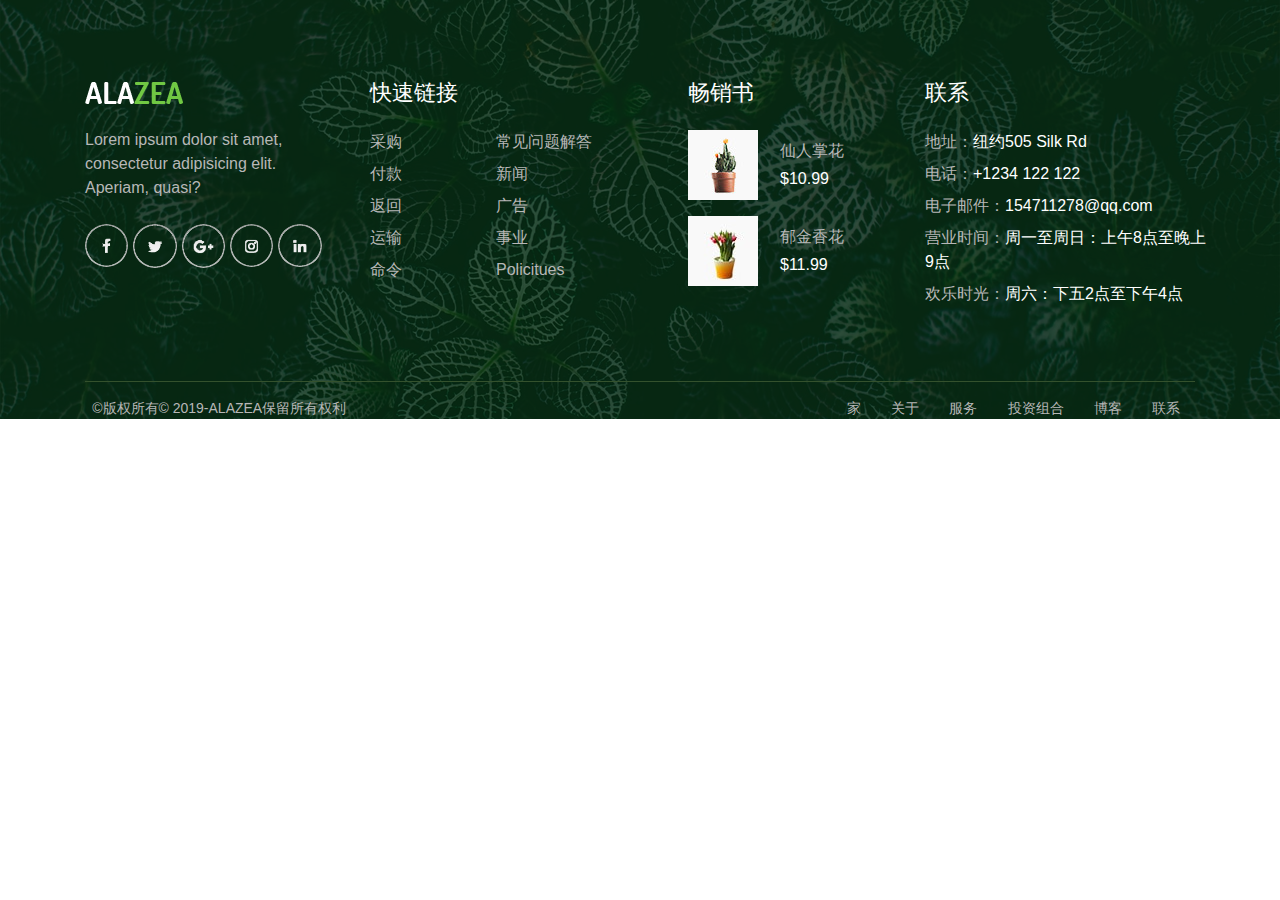
<file: footer.html>
<!DOCTYPE html>
<html>
<head lang="en">
    <meta charset="UTF-8">
    <title></title>
    <!-- 设置视口-->
    <meta name="viewport" content="width=device-width,initial-scale=1"/>
    <!-- 导入CSS-->
    <link rel="stylesheet" href="css/bootstrap.css"/>

    <!-- 导入三个js-->
    <script src="js/jquery.min.js"></script>
    <script src="js/popper.min.js"></script>
    <script src="js/bootstrap.min.js"></script>
    <!-- 样式 -->
    <link rel="stylesheet" href="css/footer.css">
    <link rel="stylesheet" href="css/comm.css">
</head>
<body>
    <div class="footer_bg">
        <div class="footer_zc">
        <div class="container">
            <div class="row">
               <div class="col-sm-6 col-lg-3 d1">
                <img src="img/core-img/logo.png" alt="">
                <p class="my_fonts mt-4 mb-4">Lorem ipsum dolor sit amet, consectetur adipisicing elit. Aperiam, quasi?</p>
                <img src="img/core-img/footer_f.gif" alt="" class="float-left">
                <img src="img/core-img/footer_twite.gif" alt="" class="float-left ">
                <img src="img/core-img/footer_g.gif" alt="" class="float-left">
                <img src="img/core-img/tooter_camera.gif" alt="" class="float-left">
                <img src="img/core-img/tooter_in.gif" alt="" class="float-left">
            </div>
               <div class="col-sm-6 col-lg-3 d2 mb-sm-3 mb-lg-0 pr-sm-5 pr-lg-0">
                <h4 class="text-white mb-4">快速链接</h4>
                <ul class="list-unstyled my_fonts d-flex justify-content-between align-items-center">
                    <il>
                        <ul class="list-unstyled">
                            <li class="my_fonts mb-2">采购</li>
                            <li class="my_fonts mb-2">付款</li>
                            <li class="my_fonts mb-2">返回</li>
                            <li class="my_fonts mb-2">运输</li>
                            <li class="my_fonts mb-2">命令</li>
                        </ul>
                    </il>
                    <il class="mr-sm-5 mr-lg-3 mr-xl-5">
                        <ul class="list-unstyled">
                            <li class="my_fonts mb-2">常见问题解答</li>
                            <li class="my_fonts mb-2">新闻</li>
                            <li class="my_fonts mb-2">广告</li>
                            <li class="my_fonts mb-2">事业</li>
                            <li class="my_fonts mb-2">Policitues</li>
                        </ul>
                    </il>
                </ul>
            </div>
               <div class="col-sm-6 col-lg-3 d3 pl-lg-5">
                <h4 class="text-white mb-4">畅销书</h4>
                <ul>
                    <li class="d-flex justify-content-between align-items-center mb-3">
                        <a href="#"></a>
                        <div class="pr-xl-4 pr-sm-5 pr-lg-0">
                            <a href="#" class="d-block mb-1 mr-sm-4 mr-md-5 mr-lg-0">仙人掌花</a>
                            <p class="my_fonts text-white">$10.99</p>
                        </div>
                    </li>
                    <li class="d-flex justify-content-between align-items-center">
                        <a href="#"></a>
                        <div class="pr-xl-4 pr-sm-5 pr-lg-0">
                            <a href="#" class="d-block mb-1 mr-sm-4 mr-md-5 mr-lg-0">郁金香花</a>
                            <p class="my_fonts text-white">$11.99</p>
                        </div>
                    </li>
                </ul>
            </div>
               <div class="col-sm-6 col-lg-3 d4 my_fonts text-white px-lg-0">
                <h3 class="mb-4">联系</h3>
                <p class="mb-2"><span>地址：</span>纽约505 Silk Rd</p>
                <p class="mb-2"><span>电话：</span>+1234 122 122</p>
                <p class="mb-2"><span>电子邮件：</span>154711278@qq.com</p>
                <p class="mb-2"><span>营业时间：</span>周一至周日：上午8点至晚上9点</p>
                <p class="mb-2"><span>欢乐时光：</span>周六：下五2点至下午4点</p>
            </div>
            </div>
            <div class="border_liner"></div>
            <div class="footer-end my_fonts row mt-3 mb-4 w-100">
                <p class="col-sm-12 col-lg-6 text-sm-center text-lg-left mb-sm-1 mb-lg-0">&copy;版权所有&copy; 2019-ALAZEA保留所有权利</p>
                <ul class="col-sm-12 col-lg-6 list-unstyled d-flex  justify-content-between align-items-center">
                    <li>家</li>
                    <li>关于</li>
                    <li>服务</li>
                    <li>投资组合</li>
                    <li>博客</li>
                    <li>联系</li>
                </ul>
            </div>
        </div>
        </div>
    </div>
</body>
</html>
</file>
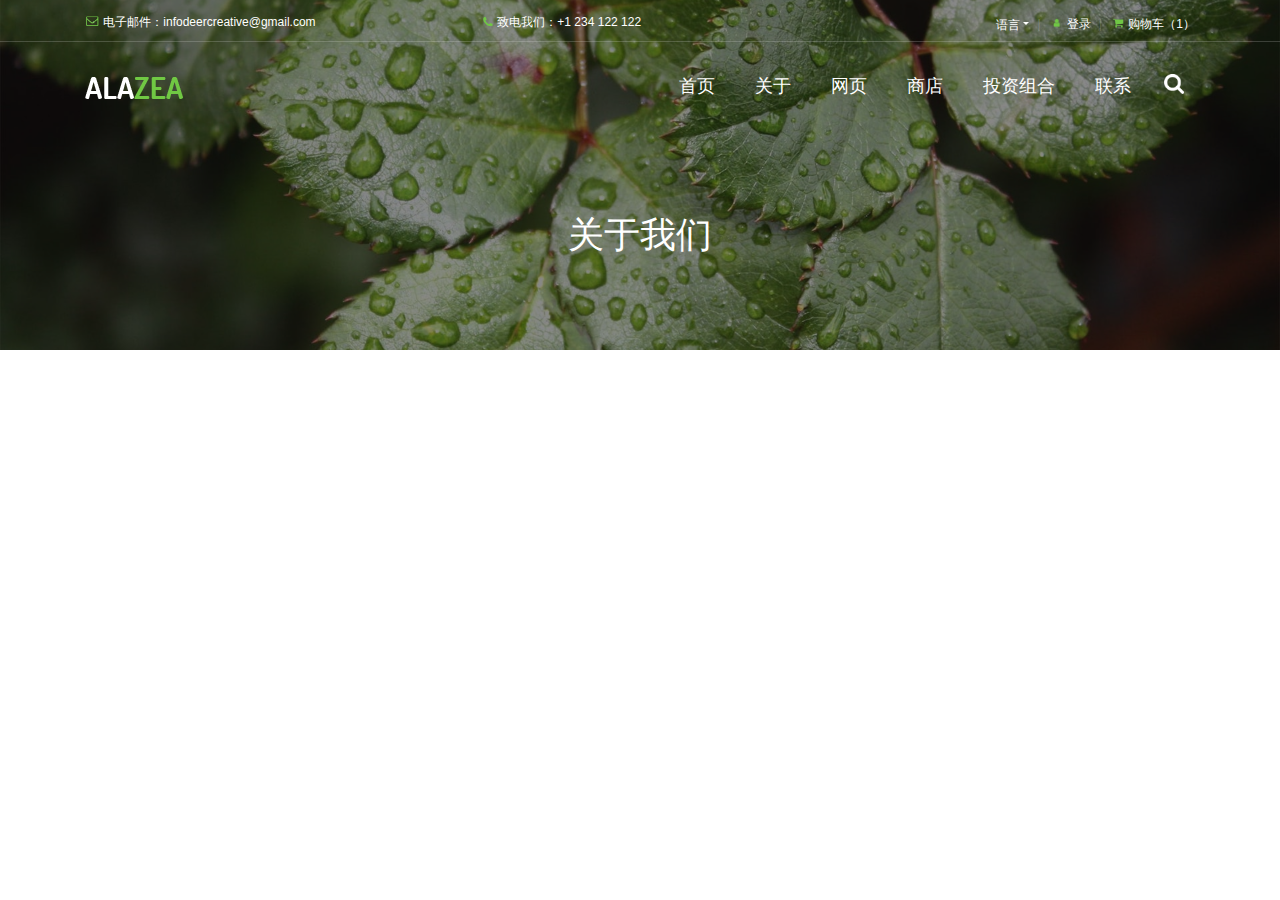
<file: header.html>
<!DOCTYPE html>
<html>
<head lang="en">
    <meta charset="UTF-8">
    <title></title>
    <!-- 设置视口-->
    <meta name="viewport" content="width=device-width,initial-scale=1"/>
    <!-- 导入CSS-->
    <link rel="stylesheet" href="css/bootstrap.css"/>
    <!-- 导入三个js-->
    <script src="js/jquery.min.js"></script>
    <script src="js/popper.min.js"></script>
    <script src="js/bootstrap.min.js"></script>
    <!--样式-->
    <link rel="stylesheet" href="css/header.css">
    <link rel="stylesheet" href="css/comm.css">
</head>
<body>
<header class="header-area">
    <!-- 背景遮罩效果Mask -->
    <div class="header-area-Mask">
        <!-- 顶部标题区 top-header-area -->
        <div class="top-header-area">
            <div class="container  ">
                <!-- 顶部标题内容 -->
                <div class="content row p-0 m-0">
                    <!-- 电子邮件 -->
                    <div class="col-4 p-0 m-0 d-flex align-items-center">
                        <a href="#" class="top-font1">
                            <span class="email_icon m-0"></span>
                            <span class="d-sm-none d-md-inline">电子邮件：infodeercreative@gmail.com</span>
                        </a>
                    </div>
                    <!-- 致电我们 -->
                    <div class="col-4 p-0 m-0 d-flex align-items-center pl-4">
                        <a href="#" class="top-font1">
                            <span class="email_icon phone_icon m-0"></span>
                            <span class="d-sm-none d-md-inline">致电我们：+1 234 122 122</span>
                        </a>
                    </div>
                    <!-- 语言、登录、购物车 -->
                    <div class="col-4 p-0 m-0 d-flex justify-content-end align-items-center">
                        <!--面包屑导航-->
                        <ul class="breadcrumb m-0 p-0 bg-transparent d-flex align-items-center">
                            <li class="breadcrumb-item m-0 p-0">
                                <div class="dropdown bg-transparent border-0 mt-2">
                                    <a class="dropdown-toggle bg-transparent border-0 text-white" data-toggle="dropdown">语言</a>
                                    <ul class="dropdown-menu bg-transparent border-0">
                                        <li><a href="#">England</a></li>
                                        <li><a href="#">Bangla</a></li>
                                        <li><a href="#">Hindi</a></li>
                                        <li><a href="#">Spanish</a></li>
                                        <li><a href="#">中文</a></li>
                                    </ul>
                                </div>
                            </li>
                            <li class="breadcrumb-item mt-1">
                                <a href="#" class="top-font2">
                                    <span class="rw_icon"></span><span>登录</span>
                                </a>
                            </li>
                            <li class="breadcrumb-item">
                                <a href="#" class="top-font2">
                                    <span class="gwc_icon"></span><span>购物车（1）</span>
                                </a>
                            </li>
                        </ul>
                    </div>
                </div>
                <!--顶部导航栏nav-->
                <div class="navbar navbar-expand-md bg-transparent navbar-dark m-0 p-0">
                    <!--1.最前面不折叠的菜单项-->
                    <a href="#" class="navbar-brand"><img src="img/core-img/logo.png" alt=""></a>
                    <!--2.在小屏下出现的按钮-->
                    <button class="navbar-toggler" data-toggle="collapse" data-target="#content">
                        <span class="navbar-toggler-icon"></span>
                    </button>
                    <!--3.折叠的导航-->
                    <div id="content" class="collapse navbar-collapse d-md-flex justify-content-md-end">
                        <ul class="navbar-nav">
                            <li class="nav-item">
                                <a href="#" class="nav-link">首页</a>
                            </li>
                            <li class="nav-item">
                                <a href="#" class="nav-link">关于</a>
                            </li>
                            <li class="nav-item">
                                <a href="#" class="nav-link">网页</a>
                            </li>
                            <li class="nav-item">
                                <a href="#" class="nav-link">商店</a>
                            </li>
                            <li class="nav-item">
                                <a href="#" class="nav-link">投资组合</a>
                            </li>
                            <li class="nav-item">
                                <a href="#" class="nav-link">联系</a>
                            </li>
                            <li class="nav-item py-0 my-0">
                                <a href="#" class="nav-link navbar-brand search_link my-0"><img src="../img/core-img/sreach.gif" alt="" class="sreach_icon"></a>
                            </li>
                        </ul>

                    </div>
                </div>
                <!--关于我们-->
                <p class="my_fonts text-white text-center">关于我们</p>
            </div>
        </div>
    </div>
</header>

</body>
</html>
</file>
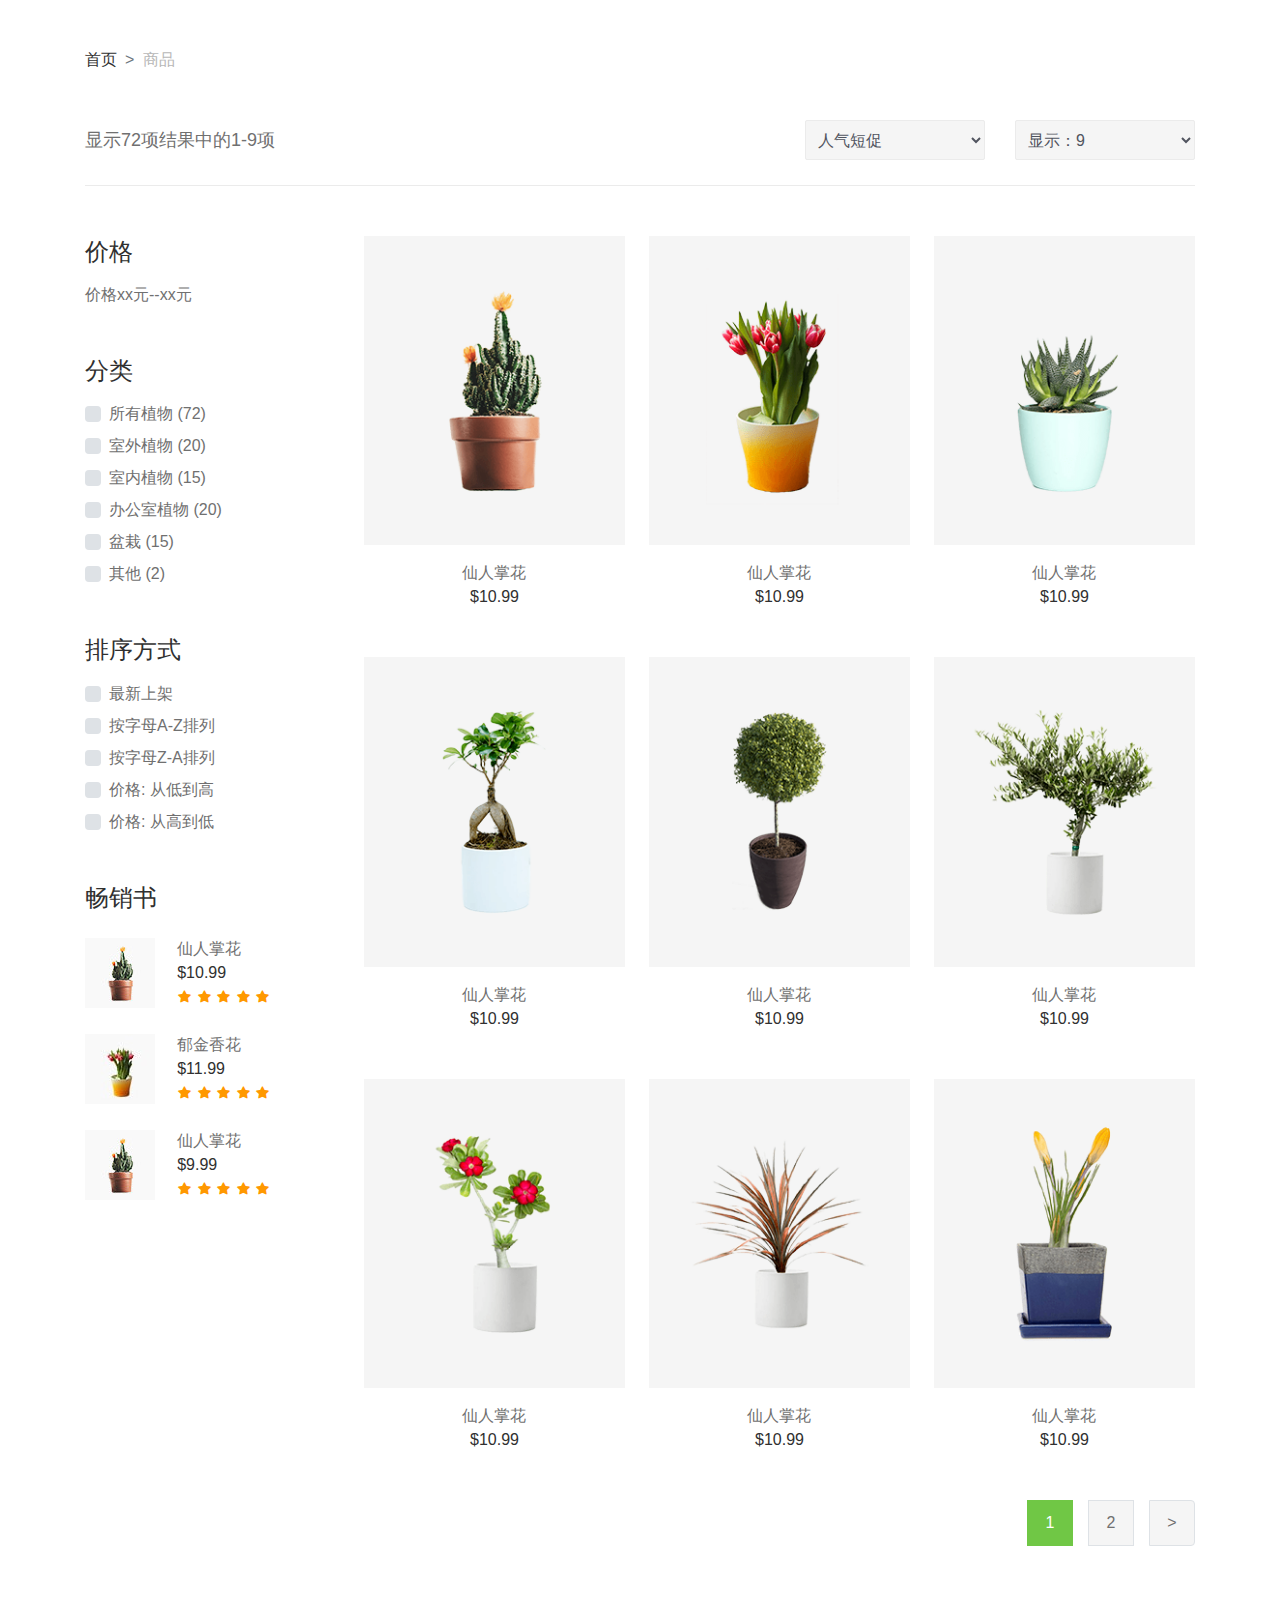
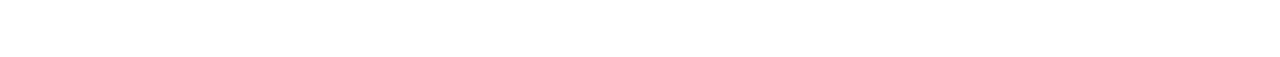
<file: shop.html>
<!DOCTYPE html>
<html>
<head lang="en">
    <meta charset="UTF-8">
    <title></title>
    <!-- 设置视口-->
    <meta name="viewport" content="width=device-width,initial-scale=1"/>
    <!-- 导入CSS-->
    <link rel="stylesheet" href="css/bootstrap.css"/>
    <!-- 导入三个js-->
    <script src="js/jquery.min.js"></script>
    <script src="js/popper.min.js"></script>
    <script src="js/bootstrap.min.js"></script>
    <!-- 样式-->
    <link rel="stylesheet" href="css/shop.css"/>
    <link rel="stylesheet" href="css/comm.css"/>
    <link rel="stylesheet" href="css/iconfont.css"/>
</head>
<body>
<!--面包屑导航：首页>商店 回家补-->
<!--面包屑导航-->
<div class="container part_top mt-5">
    <ul class="breadcrumb bg-transparent">
        <li class="breadcrumb-item">
            <a href="#" class="my_fonts">
                <span class="glyphicon glyphicon-home" aria-hidden="true"></span> 首页</a>
        </li>
        <li class="breadcrumb-item">
            <a href="#" class="my_fonts">商品</a>
        </li>
    </ul>
</div>
<!--显示72项结果中的1-9项-->
<div class="container">
    <div class="shop_top row d-flex justify-content-between align-items-center mt-5 ">
        <span class="col-sm-12 col-md-4 text-sm-center text-md-left mb-sm-2 mb-md-0">显示72项结果中的1-9项</span>
        <form action="" class="col-sm-12 col-md-8 form-inline w-100 d-flex justify-content-sm-center justify-content-md-end align-items-center">
            <select>
                <option value="">人气短促</option>
                <option value="">最新上架</option>
                <option value="">评分最高</option>
                <option value="">售量最高</option>
            </select>
            <select>
                <option value="">显示：9</option>
                <option value="">12</option>
                <option value="">18</option>
                <option value="">24</option>
            </select>
        </form>
    </div>
    <div class="shop_top1"></div>
</div>
<!--商品详情页面-->
<div class="container">
    <div class="row">
        <!--价格筛选区域-->
        <div class="col-sm-12 col-md-3 choose">
            <!--价格滚动条 空-->
            <p class="my_fonts price1 mb-3">价格</p>
            <!-- <div class="w-100 bg-success">111</div> -->
            <p class="my_fonts mt-2">价格xx元--xx元</p>
            <!--分类-->
            <h4 class="my_fonts mt-5">分类</h4>
            <div class="custom-control custom-checkbox d-flex align-items-center mb-2 mt-3">
                <input type="checkbox" class="custom-control-input" id="customCheck1">
                <label class="custom-control-label" for="customCheck1">
                    <span class="my_fonts">所有植物 (72)</span>
                </label>
            </div>
            <div class="custom-control custom-checkbox d-flex align-items-center mb-2">
                <input type="checkbox" class="custom-control-input" id="customCheck2">
                <label class="custom-control-label" for="customCheck2">
                    <span class="my_fonts">室外植物 (20)</span>
                </label>
            </div>
            <div class="custom-control custom-checkbox d-flex align-items-center mb-2">
                <input type="checkbox" class="custom-control-input" id="customCheck3">
                <label class="custom-control-label" for="customCheck3">
                    <span class="my_fonts">室内植物 (15)</span>
                </label>
            </div>
            <div class="custom-control custom-checkbox d-flex align-items-center mb-2">
                <input type="checkbox" class="custom-control-input" id="customCheck4">
                <label class="custom-control-label" for="customCheck4">
                    <span class="my_fonts">办公室植物 (20)</span>
                </label>
            </div>
            <div class="custom-control custom-checkbox d-flex align-items-center mb-2">
                <input type="checkbox" class="custom-control-input" id="customCheck5">
                <label class="custom-control-label" for="customCheck5">
                    <span class="my_fonts">盆栽 (15)</span>
                </label>
            </div>
            <div class="custom-control custom-checkbox d-flex align-items-center mb-2">
                <input type="checkbox" class="custom-control-input" id="customCheck6">
                <label class="custom-control-label" for="customCheck6">
                    <span class="my_fonts">其他 (2)</span>
                </label>
            </div>
            <!--排序方式-->
            <h4 class="my_fonts mt-5">排序方式</h4>
            <div class="custom-control custom-checkbox d-flex align-items-center mb-2 mt-3">
                <input type="checkbox" class="custom-control-input" id="customCheck7">
                <label class="custom-control-label" for="customCheck7">
                    <span class="my_fonts">最新上架</span>
                </label>
            </div>
            <div class="custom-control custom-checkbox d-flex align-items-center mb-2">
                <input type="checkbox" class="custom-control-input" id="customCheck8">
                <label class="custom-control-label" for="customCheck8">
                    <span class="my_fonts">按字母A-Z排列</span>
                </label>
            </div>
            <div class="custom-control custom-checkbox d-flex align-items-center mb-2">
                <input type="checkbox" class="custom-control-input" id="customCheck9">
                <label class="custom-control-label" for="customCheck9">
                    <span class="my_fonts">按字母Z-A排列</span>
                </label>
            </div>
            <div class="custom-control custom-checkbox d-flex align-items-center mb-2">
                <input type="checkbox" class="custom-control-input" id="customCheck10">
                <label class="custom-control-label" for="customCheck10">
                    <span class="my_fonts">价格: 从低到高</span>
                </label>
            </div>
            <div class="custom-control custom-checkbox d-flex align-items-center mb-2">
                <input type="checkbox" class="custom-control-input" id="customCheck11">
                <label class="custom-control-label" for="customCheck11">
                    <span class="my_fonts">价格: 从高到低</span>
                </label>
            </div>
            <!-- 畅销书-->
            <h4 class="my_fonts mt-5">畅销书</h4>
            <div class="d-flex justify-content-between align-items-center changxiaoshu mt-4">
                <a href="#"></a>
                <div>
                    <p class="my_fonts">仙人掌花</p>
                    <p class="my_fonts">$10.99</p>
                    <span class="iconfont icon-iconfontxingxing"></span>
                    <span class="iconfont icon-iconfontxingxing"></span>
                    <span class="iconfont icon-iconfontxingxing"></span>
                    <span class="iconfont icon-iconfontxingxing"></span>
                    <span class="iconfont icon-iconfontxingxing"></span>
                </div>
            </div>
            <div class="d-flex justify-content-between align-items-center changxiaoshu cxs1 mt-4">
                <a href="#"></a>
                <div>
                    <p class="my_fonts">郁金香花</p>
                    <p class="my_fonts">$11.99</p>
                    <span class="iconfont icon-iconfontxingxing"></span>
                    <span class="iconfont icon-iconfontxingxing"></span>
                    <span class="iconfont icon-iconfontxingxing"></span>
                    <span class="iconfont icon-iconfontxingxing"></span>
                    <span class="iconfont icon-iconfontxingxing"></span>
                </div>
            </div>
            <div class="d-flex justify-content-between align-items-center changxiaoshu cxs2 mt-4">
                <a href="#"></a>
                <div>
                    <p class="my_fonts">仙人掌花</p>
                    <p class="my_fonts">$9.99</p>
                    <span class="iconfont icon-iconfontxingxing"></span>
                    <span class="iconfont icon-iconfontxingxing"></span>
                    <span class="iconfont icon-iconfontxingxing"></span>
                    <span class="iconfont icon-iconfontxingxing"></span>
                    <span class="iconfont icon-iconfontxingxing"></span>
                </div>
            </div>





        </div>
        <!--商品图片片区域-->
        <div class="col-sm-12 col-md-9 row shop_list p-0">
            <div class="col-4 w-100 mb-5 pr-0 pl-4">
                <a href="#" class="col-4 p-0">
                    <img src="img/bg-img/40.png" alt="" class="w-100"/>
                </a>
                <p class="text-center my_fonts mt-3">仙人掌花</p>
                <p class="text-center my_fonts price">$10.99</p>
            </div>
            <div class="col-4 w-100 mb-5 pr-0 pl-4">
                <a href="#" class="col-4 p-0">
                    <img src="img/bg-img/41.png" alt="" class="w-100"/>
                </a>
                <p class="text-center my_fonts mt-3">仙人掌花</p>
                <p class="text-center my_fonts price">$10.99</p>
            </div>
            <div class="col-4 w-100 mb-5 pr-0 pl-4">
                <a href="#" class="col-4 p-0">
                    <img src="img/bg-img/42.png" alt="" class="w-100"/>
                </a>
                <p class="text-center my_fonts mt-3">仙人掌花</p>
                <p class="text-center my_fonts price">$10.99</p>
            </div>
            <div class="col-4 w-100 mb-5 pr-0 pl-4">
                <a href="#" class="col-4 p-0">
                    <img src="img/bg-img/43.png" alt="" class="w-100"/>
                </a>
                <p class="text-center my_fonts mt-3">仙人掌花</p>
                <p class="text-center my_fonts price">$10.99</p>
            </div>
            <div class="col-4 w-100 mb-5 pr-0 pl-4">
                <a href="#" class="col-4 p-0">
                    <img src="img/bg-img/44.png" alt="" class="w-100"/>
                </a>
                <p class="text-center my_fonts mt-3">仙人掌花</p>
                <p class="text-center my_fonts price">$10.99</p>
            </div>
            <div class="col-4 w-100 mb-5 pr-0 pl-4">
                <a href="#" class="col-4 p-0">
                    <img src="img/bg-img/45.png" alt="" class="w-100"/>
                </a>
                <p class="text-center my_fonts mt-3">仙人掌花</p>
                <p class="text-center my_fonts price">$10.99</p>
            </div>
            <div class="col-4 w-100 mb-5 pr-0 pl-4">
                <a href="#" class="col-4 p-0">
                    <img src="img/bg-img/46.png" alt="" class="w-100"/>
                </a>
                <p class="text-center my_fonts mt-3">仙人掌花</p>
                <p class="text-center my_fonts price">$10.99</p>
            </div>
            <div class="col-4 w-100 mb-5 pr-0 pl-4">
                <a href="#" class="col-4 p-0">
                    <img src="img/bg-img/47.png" alt="" class="w-100"/>
                </a>
                <p class="text-center my_fonts mt-3">仙人掌花</p>
                <p class="text-center my_fonts price">$10.99</p>
            </div>
            <div class="col-4 w-100 mb-5 pr-0 pl-4">
                <a href="#" class="col-4 p-0">
                    <img src="img/bg-img/48.png" alt="" class="w-100"/>
                </a>
                <p class="text-center my_fonts mt-3">仙人掌花</p>
                <p class="text-center my_fonts price">$10.99</p>
            </div>
        </div>
    </div>
    <!-- 底部分页条-->
    <ul class="pagination float-right">
        <li class="page-item active mx-2">
            <a class="page-link" href="#">1</a>
        </li>
        <li class="page-item mx-2">
            <a class="page-link" href="#">2</a>
        </li>
        <li class="page-item ml-2">
            <a class="page-link" href="#">&gt;</a>
        </li>
    </ul>
</div>
</body>
</html>
</file>
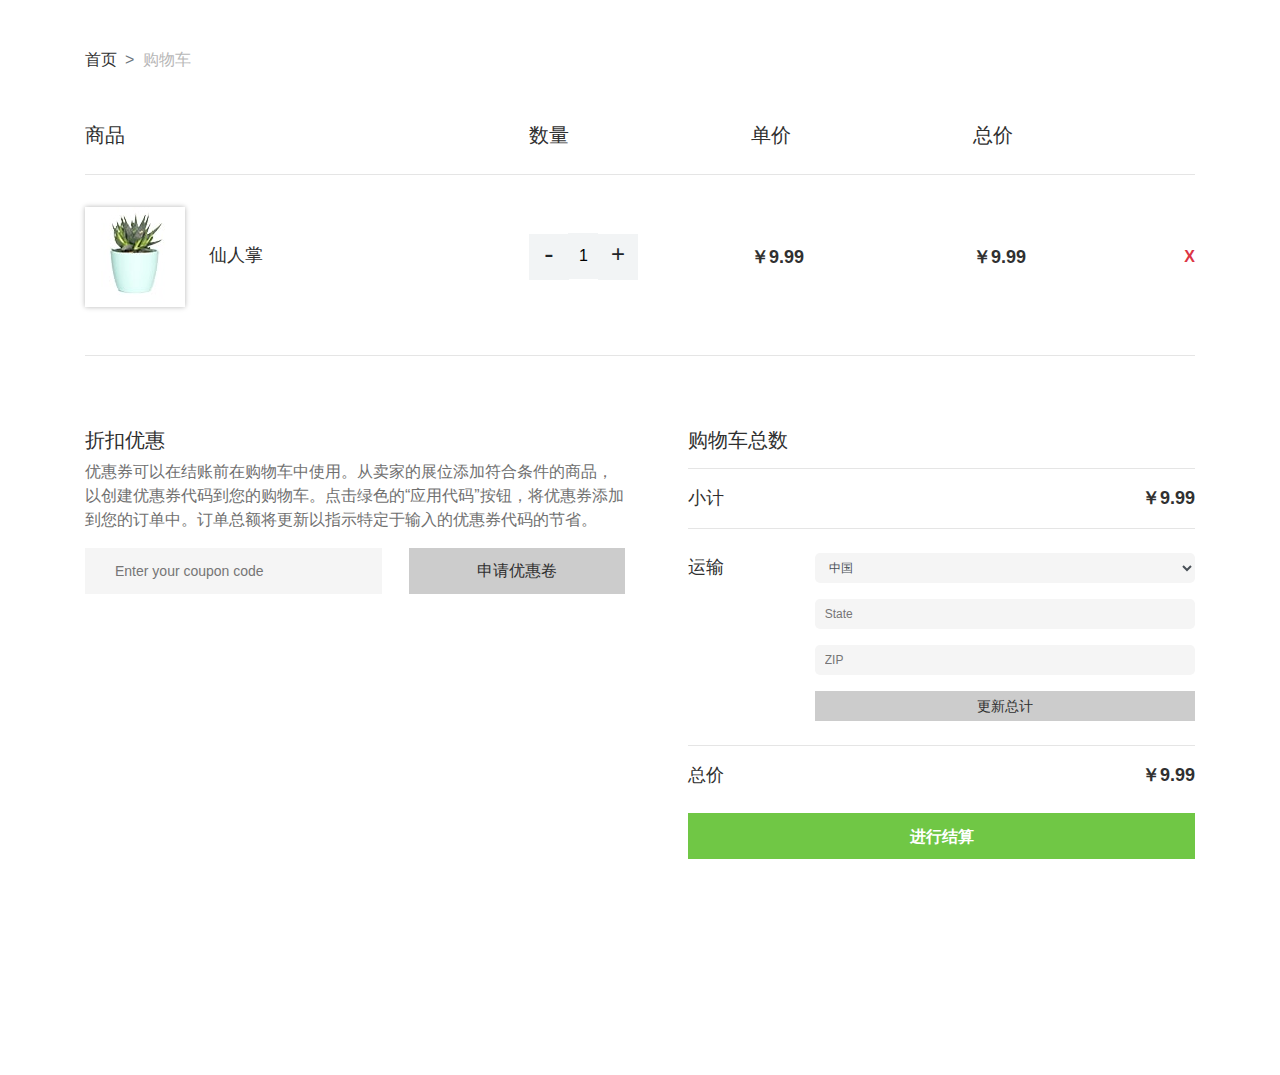
<file: shop_cart.html>
<!DOCTYPE html>
<html lang="en">
<head>
    <meta charset="UTF-8">
    <!--设置视口-->
    <meta name="viewport" content="width=device-width,initial-scale=1"/>
    <!-- 导入css-->
    <link rel="stylesheet" href="css/bootstrap.css"/>
    <!-- 导入3个js,有顺序要求-->
    <script src="js/jquery.min.js"></script>
    <script src="js/popper.min.js"></script>
    <script src="js/bootstrap.min.js"></script>
    <!-- 样式 -->
    <link rel="stylesheet" href="css/shop_cart.css">
    <link rel="stylesheet" href="css/comm.css">
    <link rel="stylesheet" href="css/iconfont.css"/>
</head>
<body>
    <!--面包屑导航-->
    <div class="container part_top mt-5">
        <ul class="breadcrumb bg-transparent">
            <li class="breadcrumb-item">
                <a href="#" class="my_fonts">
                    <span class="glyphicon glyphicon-home" aria-hidden="true"></span> 首页</a>
            </li>
            <li class="breadcrumb-item">
                <a href="#" class="my_fonts">购物车</a>
            </li>
        </ul>
    </div>
    <!-- 制品 数量 价钱 总价 -->
    <div class="container">
        <!-- 标题 -->
        <div class="zp_sl_jq_zj mt-5">
            <ul class="list-unstyled d-flex justify-content-start align-items-center bt">
                <li>商品</li>
                <li>数量</li>
                <li>单价</li>
                <li>总价</li>
            </ul>
        </div>
        <hr class="mt-4">
        <!-- 商品列表 -->
        <div class="splb mt-3">
            <ul class="list-unstyled price d-flex justify-content-start align-items-center mt-4 pt-2">
            <li>
                <img src="img/bg-img/34.jpg" alt="">
                <span>仙人掌</span>
            </li>
            <li class="text-left">
                <span class="h3 m-0 text-center jian">-</span>
                <input type="number" class="border-0" min="1" max="12" name="quantity" value="1">
                <!-- <span class="h5 font-weight-normal m-0">1</span> -->
                <span class="h4 m-0 text-center jia">+</span>
            </li>
            <li>￥9.99</li>
            <li>￥9.99</li>
            <li class="text-right text-danger font-weight-bold">X</li>
            </ul>
            <hr class="mt-5">
        </div>
        <!-- 折扣优惠 购物车总数 -->
        <div class="dbxq row mt-5 pt-4">
            <!-- 折扣优惠 -->
            <div class="col-sm-12 col-md-6 zkyh">
                <h4 class="mb-2">折扣优惠</h4>
                <p class="my_fonts mb-3">优惠券可以在结账前在购物车中使用。从卖家的展位添加符合条件的商品，以创建优惠券代码到您的购物车。点击绿色的“应用代码”按钮，将优惠券添加到您的订单中。订单总额将更新以指示特定于输入的优惠券代码的节省。</p>
                <ul class="list-unstyled d-flex justify-content-between align-items-center">
                    <li>
                        <input type="text" name="" id="" class="w-100" placeholder="Enter your coupon code">
                    </li>
                    <li>
                        <a href="#" class="btn w-100">申请优惠卷</a>
                    </li>
                </ul>
            </div>
            <!-- 购物车总数 -->
            <div class="col-sm-12 col-md-6 gwczs  pl-md-5 mt-sm-5 mt-md-0 ">
                <h5>购物车总数</h5>
                <hr class="mt-3">
                <div class="d-flex justify-content-between align-items-center mt-3">
                    <span>小计</span>
                    <span>￥9.99</span>
                </div>
                <hr class="mt-3">
                <div class="d-flex justify-content-between align-items-center w-100 biaodan mt-4">
                    <p class="w-25">运输</p>
                    <div class="w-75">
                        <select class="w-100">
                            <option value="">中国</option>
                            <option value="">美国</option>
                            <option value="">日本</option>
                            <option value="">韩国</option>
                            <option value="">孟加拉国</option>
                        </select>
                        <input type="text" placeholder="State" class="w-100 mt-3">
                        <input type="text" placeholder="ZIP" class="w-100 mt-3">
                        <p class="btn w-100 mt-3">更新总计</p>
                    </div>
                </div>
                <hr class="mt-4">
                <div class="d-flex justify-content-between align-items-center mt-3">
                        <span>总价</span>
                        <span>￥9.99</span>
                </div>
                <p class="btn w-100 mt-4">进行结算</p>
            </div>
        </div>
    </div>
    <br><br><br><br><br><br><br><br><br>
</body>
</html>
</file>
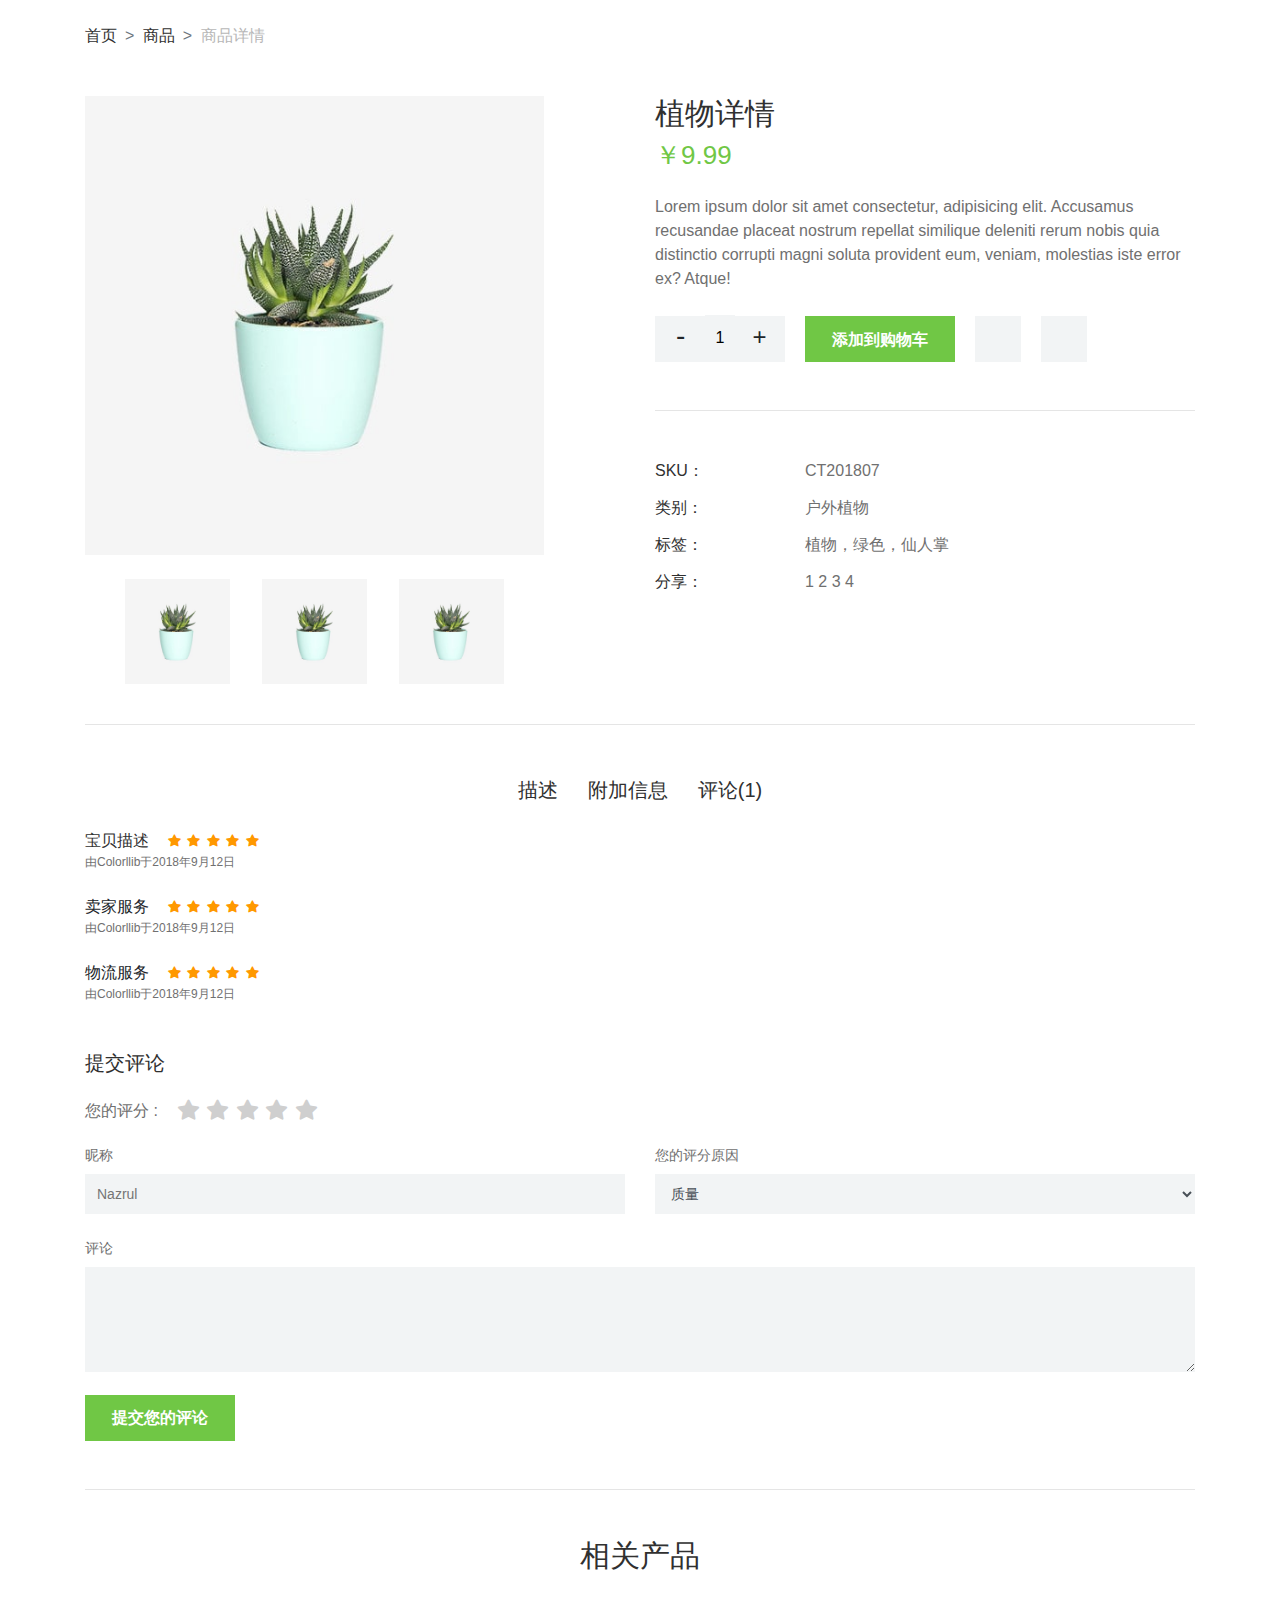
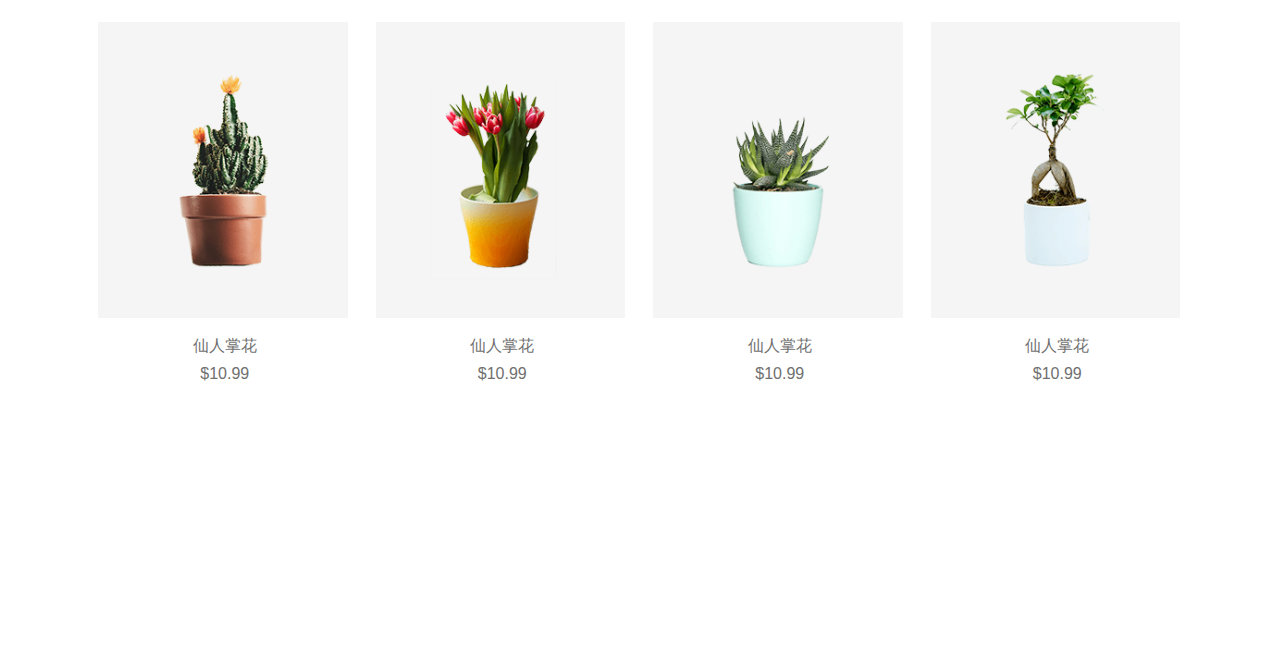
<file: shop_details.html>
<!DOCTYPE html>
<html lang="en">
<head>
    <meta charset="UTF-8">
    <!--设置视口-->
    <meta name="viewport" content="width=device-width,initial-scale=1"/>
    <!-- 导入css-->
    <link rel="stylesheet" href="css/bootstrap.css"/>
    <!-- 导入3个js,有顺序要求-->
    <script src="js/jquery.min.js"></script>
    <script src="js/popper.min.js"></script>
    <script src="js/bootstrap.min.js"></script>
    <!-- 样式 -->
    <link rel="stylesheet" href="css/shop_details.css">
    <link rel="stylesheet" href="css/comm.css">
    <link rel="stylesheet" href="css/iconfont.css"/>
</head>
<body>
    <!--面包屑导航-->
    <div class="container part_top mt-4 mb-5">
        <ul class="breadcrumb bg-transparent">
            <li class="breadcrumb-item">
                <a href="#" class="my_fonts">
                    <span class="glyphicon glyphicon-home" aria-hidden="true"></span> 首页</a>
            </li>
            <li class="breadcrumb-item">
                <a href="#" class="my_fonts">商品</a>
            </li>
            <li class="breadcrumb-item">
                <a href="#" class="my_fonts">商品详情</a>
            </li>
        </ul>
    </div>
    <!-- 商品详情 -->
    <div class="container">
        <div class="row d-flex justify-content-between">
            <!-- 左侧商品轮播图 -->
            <div class="col-sm-12 col-lg-6 left_side">
                <!-- 大图轮播 -->
                <div id="demo" class="carousel" data-ride="carousel">
                    <!-- 轮播图片 -->
                    <div class="carousel-inner">
                        <div class="carousel-item active">
                            <img src="img/bg-img/49.jpg" alt="" class="">
                        </div>
                        <div class="carousel-item">
                            <img src="img/bg-img/49.jpg" alt="" class="">
                        </div>
                        <div class="carousel-item">
                            <img src="img/bg-img/49.jpg" alt="" class="">
                        </div>
                    </div>
                </div>
                <!-- 小图列表 -->
                <ul class="list-unstyled d-flex justify-content-between align-items-center px-4 mt-2">
                    <li class="w-100 p-3"> <a href="#"><img src="img/bg-img/49.jpg" alt="" class="w-100"></a></li>
                    <li class="w-100 p-3"> <a href="#"><img src="img/bg-img/49.jpg" alt="" class="w-100"></a></li>
                    <li class="w-100 p-3"> <a href="#"><img src="img/bg-img/49.jpg" alt="" class="w-100"></a></li>
                </ul>
                <div></div>
            </div>
            <!-- 右侧商品详情 -->
            <div class="col-sm-12 col-lg-6 m-0 right_side">
                <h1 class="mt-sm-5 mt-lg-0">植物详情</h1>
                <h3 class="mt-2">￥9.99</h3>
                <p class="my_fonts mt-4">Lorem ipsum dolor sit amet consectetur, adipisicing elit. Accusamus recusandae placeat nostrum repellat similique deleniti rerum nobis quia distinctio corrupti magni soluta provident eum, veniam, molestias iste error ex? Atque!</p>
                <!-- 添加到购物车 -->
                <ul class="list-unstyled d-flex justify-content-between align-items-center price">
                    <!-- +-1 -->
                    <li class="text-center">
                        <span class="h3 m-0">-</span>
                        <input type="number" class="border-0" min="1" max="12" name="quantity" value="1">
                        <!-- <span class="h5 font-weight-normal m-0">1</span> -->
                        <span class="h4 m-0">+</span>
                    </li>
                    <!-- 添加到购物车 -->
                    <li class="btn rounded-0 my_fonts">添加到购物车</li>
                    <!-- 桃心收藏 -->
                    <li></li>
                    <!-- 双箭头 -->
                    <li></li>
                </ul>
                <hr class="mt-5">
                <!--简介 -->
                <ul class="list-unstyled d-flex ul2 mt-5">
                    <li>
                        <p class="my_fonts">SKU：</p>
                        <p class="my_fonts">类别：</p>
                        <p class="my_fonts">标签：</p>
                        <p class="my_fonts">分享：</p>
                    </li>
                    <li>
                        <p class="my_fonts">CT201807</p>
                        <p class="my_fonts">户外植物</p>
                        <p class="my_fonts">植物，绿色，仙人掌</p>
                        <p class="my_fonts">1 2 3 4</p>
                    </li>
                </ul>
            </div>
        </div>
        <hr class="mt-4">
    </div>
    <!-- 描述 附加信息 评论 -->
    <div class="container miaosu">
        <div class="w-100">
           <!-- 标题栏 -->
            <ul class="list-unstyled d-flex m-auto w-100 justify-content-center align-items-center">
                <li>描述</li>
                <li>附加信息</li>
                <li>评论(1)</li>
            </ul>
            <!-- 描述div -->
            <div class="d-none ms">
                <p class="mt-4">Lorem ipsum dolor sit amet consectetur adipisicing elit. Accusantium nam eius laboriosam nihil quam? Expedita pariatur, incidunt debitis repellendus error illum modi porro voluptate magni exercitationem cumque quisquam a nam.</p>
                <p class="mt-3">Lorem ipsum dolor sit amet consectetur adipisicing elit. Accusantium nam eius laboriosam nihil quam? Expedita pariatur, incidunt debitis repellendus error illum modi porro voluptate magni exercitationem cumque quisquam a nam.</p>
            </div>
            <!-- 附加信息div -->
            <div class="mt-4 fjxx d-none">
                <p>如果收到受损包裹，应该怎么做？</p>
                <p>Lorem ipsum, dolor sit amet consectetur adipisicing elit. Expedita temporibus, tenetur error debitis enim, asperiores, rem odio iure tempora repudiandae molestias impedit maiores quod? Porro itaque aspernatur ipsam incidunt dolorem.</p>
                <p>已经收到包裹，但与不是自己所选购的商品。</p>
                <p>Lorem ipsum dolor sit amet consectetur adipisicing elit. Expedita veritatis atque est, alias non molestias minus inventore velit, iusto, cupiditate voluptas aliquid qui nihil magni quibusdam laborum eos natus libero!</p>
                <p>产品入库和验收确认过程。</p>
                <p>Lorem ipsum dolor sit amet consectetur adipisicing elit. Consequatur nemo vitae, dolor, eveniet vel expedita asperiores, quos aut consectetur impedit tempore! Distinctio tempore a quibusdam nisi ducimus, iusto adipisci provident.</p>
                <p>如何取消我的订单？</p>
                <p>Lorem ipsum dolor sit amet consectetur adipisicing elit. Itaque reiciendis explicabo doloremque delectus nemo aspernatur possimus tempore sit aut facilis nostrum assumenda sapiente qui, nobis dolore vitae unde illum hic!</p>
            </div>
            <!-- 评论 -->
            <div class="mt-4 pl">
                <span>宝贝描述 &nbsp;&nbsp;</span>
                <span class="iconfont icon-iconfontxingxing"></span>
                <span class="iconfont icon-iconfontxingxing"></span>
                <span class="iconfont icon-iconfontxingxing"></span>
                <span class="iconfont icon-iconfontxingxing"></span>
                <span class="iconfont icon-iconfontxingxing"></span>
                <p class="mb-4">由Colorllib于2018年9月12日</p>
                <span>卖家服务 &nbsp;&nbsp;</span>
                <span class="iconfont icon-iconfontxingxing"></span>
                <span class="iconfont icon-iconfontxingxing"></span>
                <span class="iconfont icon-iconfontxingxing"></span>
                <span class="iconfont icon-iconfontxingxing"></span>
                <span class="iconfont icon-iconfontxingxing"></span>
                <p class="mb-4">由Colorllib于2018年9月12日</p>
                <span>物流服务 &nbsp;&nbsp;</span>
                <span class="iconfont icon-iconfontxingxing"></span>
                <span class="iconfont icon-iconfontxingxing"></span>
                <span class="iconfont icon-iconfontxingxing"></span>
                <span class="iconfont icon-iconfontxingxing"></span>
                <span class="iconfont icon-iconfontxingxing"></span>
                <p class="mb-4">由Colorllib于2018年9月12日</p>
                <!-- 提交评论 -->
                <h4 class="mt-5 mb-3">提交评论</h4>
                <span class="my_fonts ndpf">您的评分 : &nbsp;&nbsp;</span>
                <span class="iconfont icon-iconfontxingxing pf"></span>
                <span class="iconfont icon-iconfontxingxing pf"></span>
                <span class="iconfont icon-iconfontxingxing pf"></span>
                <span class="iconfont icon-iconfontxingxing pf"></span>
                <span class="iconfont icon-iconfontxingxing pf"></span>
                <!-- 昵称 您的评分原因 评论-->
                <div class="row d-flex justify-content-between align-items-center nc_yuanyin mt-3">
                    <div class="col-6">
                        <p class="mb-2">昵称</p>
                        <input type="text" class="w-100" placeholder="Nazrul">
                    </div>
                    <div class="col-6">
                        <p class="mb-2">您的评分原因</p>
                        <select class="w-100">
                            <option value="">质量</option>
                            <option value="">价格</option>
                            <option value="">参数</option>
                            <option value="">设计</option>
                            <option value="">其他</option>
                        </select>
                    </div>
                    <div class="col-12 mt-4">
                        <p class="mb-2">评论</p>
                        <textarea name="" id="" cols="30" rows="5" class="w-100"></textarea>
                    </div>
                </div>
                <button class="btn mt-3">提交您的评论</button>
            </div>
        </div>
        <hr class="mt-5">
    </div>
    <!-- 相关产品 -->
    <div class="container">
        <!-- <div class="mt-5"> -->
        <div class="xgcp">
            <h1 class="my_fonts text-center mt-5 mb-5">相关产品</h1>
            <ul class="d-flex justify-content-between align-items-center row list-unstyled">
                <li class="col-sm-6 col-md-3">
                    <img src="img/bg-img/40.png" alt="">
                    <p class="my_fonts text-center mt-3 mb-1 pr-4">仙人掌花</p>
                    <p class="my_fonts text-center pr-4 mb-3">$10.99</p>
                </li>
                <li class="col-sm-6 col-md-3">
                    <img src="img/bg-img/41.png" alt="">
                    <p class="my_fonts text-center mt-3 mb-1 pr-4">仙人掌花</p>
                    <p class="my_fonts text-center pr-4 mb-3">$10.99</p>
                </li>
                <li class="col-sm-6 col-md-3">
                    <img src="img/bg-img/42.png" alt="">
                    <p class="my_fonts text-center mt-3 mb-1 pr-4">仙人掌花</p>
                    <p class="my_fonts text-center pr-4 mb-3">$10.99</p>
                </li>
                <li class="col-sm-6 col-md-3">
                    <img src="img/bg-img/43.png" alt="">
                    <p class="my_fonts text-center mt-3 mb-1 pr-4">仙人掌花</p>
                    <p class="my_fonts text-center pr-4 mb-3">$10.99</p>
                </li>
            </ul>
        </div>
    </div>
    
<br><br><br><br><br><br><br><br><br><br><br>
</body>
</html>
</file>
<file: css/footer.css>
.footer_bg{
    background: url("../img/bg-img/3.jpg") no-repeat;
    background-position: center center;
    background-size: cover;
    width: 100%;

}
.footer_zc{
    background-color: rgba(4,43,15,0.8);
    width: 100%;
    height: 100%;
    padding-top: 80px;
}
.footer_zc .container .row img.float-left{
    width:17%;
    margin-right: 5px;
    border-radius: 50%;
}
.footer_zc .container .row .d1 img.float-left:hover{
    cursor: pointer;
    background-color: #70c745;
    transition: 0.3s linear;
}
.footer_zc .container .row p.my_fonts{
    color: #b7b7b7;
}
.footer_zc .container .d2 h4{
    font-size: 22px;
}
.footer_zc .container .d2 li.my_fonts{
    color: #b7b7b7;
}
.footer_zc .container .d2 li.my_fonts:hover{
    color: #ffffff;
    cursor: pointer;
    transition: 0.2s linear;
}
.d3 ul li>a:nth-child(1){
    display: block;
    width: 70px;
    height: 70px;
    background: url("../img/bg-img/4.jpg") no-repeat;
    background-position: center center;
    background-size: cover;
}
.d3 ul li:nth-child(2)>a:nth-child(1){
    background: url("../img/bg-img/5.jpg ") no-repeat;
}
.d3>h4{
    font-size: 22px;
}
.d3 ul li div a{
    color: #b7b7b7;
}
.d3 ul li div a:hover{
    color: #ffffff;
    transition: 0.2s linear;
}
.d3{
    padding-right: 5%;
}
.d4 h3{
    font-size: 22px;
}
.d4 p span{
    color: #b7b7b7;
}
.footer_zc .container .border_liner{
    width: 100%;
    height: 1px;
    background-color: #34512d;
    margin-top: 6%;
}
.footer-end p,.footer-end li{
    font-size: 14px;
    color: #b7b7b7;
}

.footer-end ul li:hover{
    color: #ffffff;
    cursor: pointer;
    transition: 0.2s linear;
}
.footer-end ul li{
    text-align: center;
}
@media screen and (min-width: 576px) and (max-width: 991px) {
    .footer-end ul{
        padding:0 25%!important;
    }
}

@media screen and (min-width: 992px) {
    .footer-end ul{
        padding-left: 20% !important;
    }
    .footer-end p{
        padding-left: 2% !important;
    }
}
</file>
<file: css/header.css>
/* 标题区域样式 Header Area CSS */
.header-area{
    width: 100%;
    position: relative;
    background:url("../img/bg-img/24.jpg") no-repeat;
    background-size:cover;
    background-position: center center;
    height: 350px;
}
.header-area-Mask{
    background-color:rgba(17, 17, 17, 0.5);
    position: relative;
    top: 0;
    left: 0;
    width: 100%;
    height: 100%;
}
.top-header-area >div>p{
    line-height: 13rem;
    font-size: 36px;
}
.top-header-area{
    width: 100%;
    height: 42px;
    background-color: transparent;
    border-bottom: 1px solid rgba(235, 235, 235, 0.2);
}
.content{
    background-color: transparent;
    width: 100%;
    height: 41px;
    margin: 0 auto;
}
.content .top-font1{
    display: inline-block;
    width: 100%;
    font-size: 12px;
    color: #fff;
}
.email_icon{
    display: inline-block;
    width: 15px;
    height: 15px;
    background: url("../img/core-img/email_phone.gif") no-repeat;
    background-position: 1px 3px;
    background-size: cover;
}
.phone_icon{
    background-position: 4px -20px;
}
.top-font2{
    font-size: 12px;
    color: #fff;
}
.breadcrumb-item+.breadcrumb-item::before{
    content:"|";
    color:rgba(235, 235, 235, 0.2);
}
.rw_icon{
    display: inline-block;
    width: 15px;
    height: 15px;
    background: url("../img/core-img/rw.gif") no-repeat;
    background-position: -2px 3px;
    background-size: cover;
}
.gwc_icon {
    display: inline-block;
    width: 15px;
    height: 19px;
    background: url("../img/core-img/rw.gif") no-repeat;
    background-position: -45px 5px;
    background-size: cover;
}
.breadcrumb-item a:hover{
    color: #ffffff !important;
}
.breadcrumb-item ul li a{
    font-size: 12px;
    color: #ffffff;
}
.breadcrumb-item{
    font-size: 12px;
    color: #ffffff;
}
.dropdown a:hover{
    cursor: pointer;
}
@media screen and (max-width: 767px) {
    .content .top-font1 span:nth-child(2){
        display: none;
    }
    .breadcrumb .top-font2 span:nth-child(2){
        display: none;
    }
    .content .top-font1 .email_icon{
        background-position: 1px 0px;
    }
    .content .top-font1 .phone_icon{
        background-position: 1px -25px;
        position: absolute;
        left: -60%;
        top:30%;
    }
}
@media screen and (min-width: 768px) and (max-width: 991px){

}
@media screen and (min-width: 992px){


}

.navbar{
    width: 100%;
    height: 90px;
}
.nav-link{
    color: #ffffff !important;
    margin-left:1.5rem !important;
    font-size: 18px;
    font-family: "Dosis", sans-serif;
}
.sreach_icon{
    width: 35%;
    position: relative;
    left: 45%;
}
.search_link{
    margin: 0 !important;
    padding-left: 0 !important;
    padding-right: 0 !important;
}


.brief_intro>div:nth-child(3)>div:nth-child(2){
    color: #70c745;
    width: 125px;
    height: 46px;
    border: 2px solid #70c745;
    line-height: 30px;
}
.brief_intro>div:nth-child(3)>div:nth-child(1) {
    width: 125px;
    height: 46px;
    background-color: #70c745 !important;
    line-height: 30px;
    margin-right: 7%;
}
</file>
<file: css/shop.css>
/*顶部面包屑导航*/
.breadcrumb-item+.breadcrumb-item::before{
    content: ">";
    padding-left: 8px;
    padding-right: 4px;
}
.part_top li:nth-child(1) a{
    color: #303030;
}
.part_top li:nth-child(2) a{
    color: #b7b7b7;
}
.part_top li:nth-child(2) a:hover{
    color: #70c745 !important;
    cursor: pointer;
    transition: 0.2s linear;
}
.part_top li:nth-child(1) a:hover{
    color: #70c745 !important;
    cursor: pointer;
    transition: 0.2s linear;
}
/*��ʾ72�����е�1-9��*/
.shop_top>form select{
    width: 180px;
    height: 40px;
    color: #51545f;
    font-size: 16px;
    background-color: #f5f5f5;
    border: 1px solid #ebebeb;
    border-radius: 2px;
    margin-left: 30px;
    padding-left: 8px;
}
.shop_top>span{
    font-size: 18px;
    color: #707070;
    margin-bottom: 0;
    font-weight: 500;
}
.shop_top1{
    border-bottom: 1px solid #ebebeb;
    padding-bottom: 25px;
    margin-bottom: 50px;
}

/*�۸������*/
.choose .price1{
    color: #303030;
    line-height: 1.3;
    font-weight: 500;
    font-size:1.5rem ;
}

/*����*/
.choose>h4{
    color: #303030;
    line-height: 1.3;
    font-weight: 500;
    font-size: 1.5rem;
}
.custom-checkbox .custom-control-input:checked ~ .custom-control-label::before {
    background-color: #70c745;
}

/*������*/
.changxiaoshu>a{
    background: url("../img/bg-img/4.jpg") no-repeat;
    background-position: center center;
    background-size: cover;
    width: 70px;
    height: 70px;
    display: block;
}
.changxiaoshu>div>p:nth-child(1){
    color: #707070;
    font-size: 16px;
    font-weight: 400;
}
.changxiaoshu>div>p:nth-child(2){
    color: #303030;
    font-weight: 500;
}
.changxiaoshu>div{
    position: relative;
    left: -25%;
}
.cxs1>a{
    background: url("../img/bg-img/5.jpg") no-repeat;
}
.cxs2>a{
    background: url("../img/bg-img/4.jpg") no-repeat;
}

/*��Ʒ�б�����*/
.shop_list>div>.price{
    color: #303030;
    font-weight: 500;
}

/*�ײ���ҳ��*/
.page-item.active .page-link{
    width: 46px;
    height: 46px;
    border-radius: 0px;
    background-color:#70c745;
    border-color: #70c745;
}
.page-link{
    line-height: 27px;
    color: #707070;
    background-color: #f5f5f5;
    border: 1px solid #dee2e6;
    width: 46px;
    height: 46px;
    text-align: center;
}
.page-link:hover{
    background-color: #70c745;
    border-color: #70c745;
    transition: all 0.2s linear;
}
.pagination{
    margin-bottom: 10% !important;
}

/*ý���ѯ����*/
/*С����576-767��*/
@media screen and (max-width: 767px){
    .changxiaoshu>div{
        position: relative;
        left: -305px;
    }
    .changxiaoshu:last-child{
        margin-bottom: 50px;
    }

}
/*������768-991��*/
@media screen and (min-width: 768px) and (max-width: 991px){
    .changxiaoshu>div{
        position: relative;
        left: 17px;
    }
    .changxiaoshu .iconfont{
        font-size: 12px;
    }
}
/*������992-1200��*/
@media screen and (min-width: 992px) and (max-width: 1200px){
    .changxiaoshu>div{
        position: relative;
        left: -30px;
    }
}
/*������*/
@media screen and (min-width: 1200px){
    .changxiaoshu>div{
        position: relative;
        left: -70px;
    }
}
</file>
<file: css/iconfont.css>
@font-face {font-family: "iconfont";
  src: url('iconfont.eot?t=1562152455990'); /* IE9 */
  src: url('iconfont.eot?t=1562152455990#iefix') format('embedded-opentype'), /* IE6-IE8 */
  url('[data-uri]') format('woff2'),
  url('iconfont.woff?t=1562152455990') format('woff'),
  url('iconfont.ttf?t=1562152455990') format('truetype'), /* chrome, firefox, opera, Safari, Android, iOS 4.2+ */
  url('iconfont.svg?t=1562152455990#iconfont') format('svg'); /* iOS 4.1- */
}

.iconfont {
  font-family: "iconfont" !important;
  font-size: 15px;
  font-style: normal;
  -webkit-font-smoothing: antialiased;
  -moz-osx-font-smoothing: grayscale;
  color: #ff9800;
}

.icon-iconfontxingxing:before {
  content: "\e6b0";
}
</file>
<file: css/shop_cart.css>
/*顶部面包屑导航*/
.breadcrumb-item+.breadcrumb-item::before{
    content: ">";
    padding-left: 8px;
    padding-right: 4px;
}
.part_top li:nth-child(1) a{
    color: #303030;
}
.part_top li:nth-child(2) a{
    color: #b7b7b7;
}
.part_top li:nth-child(2) a:hover{
    color: #70c745 !important;
    cursor: pointer;
    transition: 0.2s linear;
}
.part_top li:nth-child(1) a:hover{
    color: #70c745 !important;
    cursor: pointer;
    transition: 0.2s linear;
}
/* 制品 数量 价钱 总价 */
.zp_sl_jq_zj .bt li{
    font-size: 20px;
    color: #303030;
}
.zp_sl_jq_zj .bt li:nth-child(1){
    width: 40%;
}
.zp_sl_jq_zj .bt li:not(:first-child){
    width: 20%;
}

/* 商品列表li布局 */
.splb .price li:nth-child(1){
    width: 40%;
}
.splb .price li:nth-child(2){
    width: 20%;
}
.splb .price li:nth-child(3){
    width: 20%;
}
.splb .price li:nth-child(4){
    width: 15%;
}
.splb .price li:nth-child(5){
    width: 5%;
}
/* 去掉type=number的上下箭头 */
input::-webkit-outer-spin-button,input::-webkit-inner-spin-button { -webkit-appearance: none; }
input[type="number"]{ -moz-appearance: textfield; }
.right_side>.price>li:nth-child(1)>input{
    width: 30px;
    background-color: #f2f4f5;
    text-align: center;
    position: relative;
    top: -2px;
}
/*数量加减按钮*/
.splb .price>li:nth-child(2) span{
    height: 46px;
    background-color: #f2f4f5;
    line-height: 46px;
}
.splb .jia,.splb .jian{
    cursor: pointer;
}
.splb .price>li:nth-child(2)>span{
    display: inline-block;
    width: 40px !important;
}
.splb .price>li:nth-child(2)>span:nth-child(1){
    line-height: 40px;
}
.splb .jia{
    position: relative;
    top: -1px;
    left: -10px;
    line-height: 40px !important;
}
.splb .price>li:nth-child(2)>input{
    background-color: #f2f4f5;
    height: 46px;
    position: relative;
    top: -2px;
    left: -5px;
    width: 30px;
    text-align: center;
    z-index: 2;
}
.splb li:nth-child(1) img{
    height: auto;
    max-width: 100%;
    box-shadow: 0px 0px 5px #b7b7b7;
    margin-right: 20px;
}
.splb li:nth-child(1) span{
    font-size: 18px;
    color: #303030;
}
.splb ul li:nth-child(3),.splb ul li:nth-child(4){
    font-size: 18px;
    color: #303030;
    font-weight: bold;
}
@media screen and (max-width:767px){
    .splb .price>li:nth-child(2)>span{
        width: 25px !important;
    }
}
/* 折扣优惠 购物车总数 */
/* 折扣优惠 */
.dbxq .zkyh ul li:nth-child(1){
    width: 55%;
}
.dbxq .zkyh ul li:nth-child(2){
    width: 40%;
}
.dbxq .zkyh ul li:nth-child(2) a{
    background-color: #cccccc;
    border-radius: 0;
    height: 46px;
    text-align: center;
    color: #303030;
    font-size: 16px;
    line-height: 33px;
    border: 0;
    transition: all 0.2s linear;
}
.dbxq .zkyh ul li:nth-child(2) a:hover{
    background-color: #70c745;
    color: #ffffff;
}
.dbxq .zkyh ul li:nth-child(1) input{
    height: 46px;
    border: 0;
    background-color: #f5f5f5;
    padding: 0 30px !important;
    font-size: 14px;
}
.dbxq .zkyh h4{
    font-size: 20px;
    color: #303030;
}
/* 购物车总数 */
.dbxq .gwczs h5{
    font-size: 20px;
    color: #303030;
}
.dbxq .gwczs>div span{
    font-size: 18px;
    color: #303030;
}
.dbxq .gwczs>div span:last-child{
    font-weight: bold;
}
.dbxq .gwczs .biaodan select{
    height: 30px;
    border: 0;
    background-color: #f5f5f5;
    border-radius: 5px;
    padding: 0 10px !important;
    font-size: 12px;
    color: #495057;
}
.dbxq .gwczs .biaodan>p{
    font-size: 18px;
    color: #303030;
    position: relative;
    top: -70px;
}
.dbxq .gwczs .biaodan input{
    height: 30px;
    border: 0;
    background-color: #f5f5f5;
    border-radius: 5px;
    padding: 0 10px !important;
    font-size: 12px;
    color: #495057;
}
.dbxq .gwczs .biaodan div p{
    height: 30px;
    border: 0;
    background-color: #cccccc;
    border-radius: 0;
    font-size: 14px;
    color: #303030;
    line-height: 30px;
}
.dbxq .gwczs .biaodan div p:hover{
    background-color: #70c745;
    color: #ffffff;
    transition: all 0.2s linear;
}
.dbxq .gwczs>p{
    background-color: #70c745;
    color: #ffffff;
    font-weight: bold;
    height: 46px;
    font-size: 16px;
    line-height: 46px;
    border-radius: 0;
    transition: all 0.2s linear;
}
.dbxq .gwczs>p:hover{
    background-color: #fff;
    color: #70c745;
    border: 2px solid #70c745;
}
</file>
<file: css/shop_details.css>
/*顶部面包屑导航*/
.breadcrumb-item+.breadcrumb-item::before{
    content: ">";
    padding-left: 8px;
    padding-right: 4px;
}
.part_top li:nth-child(1) a{
    color: #303030;
}
.part_top li:nth-child(2) a{
    color: #303030;
}
.part_top li:last-child a{
    color: #b7b7b7;
}
.part_top li:not(:last-child) a:hover{
    color: #70c745 !important;
    cursor: pointer;
    transition: 0.2s linear;
}

/*商品详情左侧轮播图*/
.left_side .carousel img,.left_side ul{
    width: 85%;
}

/*商品详情右侧详情*/
.right_side>h1{
    font-size: 30px;
    color: #303030;
}
.right_side>h3{
    font-size: 26px;
    color: #70c745;
}
.right_side>.price>li:nth-child(1){
    width: 130px;
    height: 46px;
    background-color: #f2f4f5;
    line-height: 46px;
}
.right_side>.price>li:nth-child(1)>span:not(:nth-child(2)):hover{
    cursor: pointer;
}
.right_side>.price>li:nth-child(1)>span{
    display: inline-block;
    width: 40px;
}
.right_side>.price>li:nth-child(1)>span:nth-child(1){
    line-height: 40px;
}
/* 去掉type=number的上下箭头 */
input::-webkit-outer-spin-button,input::-webkit-inner-spin-button { -webkit-appearance: none; }
input[type="number"]{ -moz-appearance: textfield; }
.right_side>.price>li:nth-child(1)>input{
    width: 30px;
    background-color: #f2f4f5;
    text-align: center;
    position: relative;
    top: -2px;
}
/* 添加到购物车按钮 */
.right_side>.price>li:nth-child(2){
    width: 150px;
    height: 46px;
    background-color: #70c745;
    line-height: 46px;
    color: #ffffff;
    font-weight: bold;
}
.right_side>.price>li:nth-child(2):hover{
    cursor: pointer;;
    background: #ffffff;
    color: #70c745;
    border: 2px solid #70c745;
}
.right_side>.price>li:nth-child(3),.right_side>ul>li:nth-child(4){
    width: 46px;;
    height: 46px;
    background-color: #f2f4f5;
}
.right_side .price{
    width: 80%;
    margin-top: 25px !important;
}
.right_side>.ul2{
    
}
.right_side>.ul2>li:first-child{
    width: 150px;
}
.right_side>.ul2>li:first-child>p{
    color: #303030;
    margin-bottom: 13px !important;
}
.right_side>.ul2>li:last-child>p{
    margin-bottom: 13px !important;
}

/* 描述 附加信息 评论  */
.miaosu ul{
    margin-top: 50px !important;
}
.miaosu ul>li{
    padding: 0 15px !important;
    font-size: 20px;
    color: #303030;
    transition: all 0.2s linear;
}
.miaosu ul>li:hover{
    cursor: pointer;
    color: #70c745;
}
.miaosu .fjxx p:nth-child(2n+1){
    color: #303030;
    font-size: 16px;
    margin-top:20px !important;
}
.miaosu .fjxx p:nth-child(2n){
    color: #707070;
    font-size: 16px;
    margin-top: 8px !important;
}
.miaosu .pl span:first-child{
    font-size: 16px;
    color: #303030;
}
.miaosu .pl p{
    font-size: 12px;
    color: #707070;
}
.miaosu .pl h4{
    font-size: 20px;
    color: #303030;
}
.iconfont.pf {
    font-family: "iconfont" !important;
    font-size: 25px;
    font-style: normal;
    -webkit-font-smoothing: antialiased;
    -moz-osx-font-smoothing: grayscale;
    color: #cfcfcf;
}
.miaosu .ndpf{
    position: relative;
    top: -3px;
}
.miaosu .nc_yuanyin div p{
    font-size: 14px;
    color:#707070; 
}
.miaosu .nc_yuanyin div input{
    height: 40px;
    background-color: #f2f4f5;
    border: 0;
    padding: 6px 12px !important;
    font-size: 14px;
    color: #495057;
}
.miaosu .nc_yuanyin div select{
    height: 40px;
    background-color: #f2f4f5;
    border: 0;
    padding: 6px 12px !important;
    font-size: 14px;
    color: #495057;
}
.miaosu .nc_yuanyin div textarea{
    background-color: #f2f4f5;
    border: 0;
    font-size: 14px;
    color: #495057;
}
.miaosu button{
    width: 150px;
    height: 46px;
    background-color: #70c745;
    color: #ffffff;
    font-weight: bold;
    font-size: 16px;
    border-radius: 0;
}
/*相关产品*/
.xgcp ul li img{
    width: 90%;
    /* position: relative; */
}
/*.xgcp ul li:nth-child(2) img{
    left: 8px;
}
.xgcp ul li:nth-child(3) img{
    left: 16px;
}
.xgcp ul li:nth-child(4) img{
    left: 20px;
}*/
.xgcp ul{
    position: relative;
    left: 13px;
}
.xgcp>h1{
    color: #303030;
    font-size: 30px;
}
</file>
<file: css/comm.css>
/*css reset*/
blockquote,body,button,dd,dt,dl,fieldset,from,h1,h2,h3,h4,h5,h6,hr,input,legend,li,ol,p,pre,td,textarea,th,ul{margin:0!important;padding:0!important;}
.my_fonts{
  font-family: "Dosis", sans-serif;
  font-size: 16px;
  color: #707070;
  font-family: "Dosis", sans-serif;
}
a{
  text-decoration: none !important;
}
a:hover{
  text-decoration: none !important;
}
</file>
